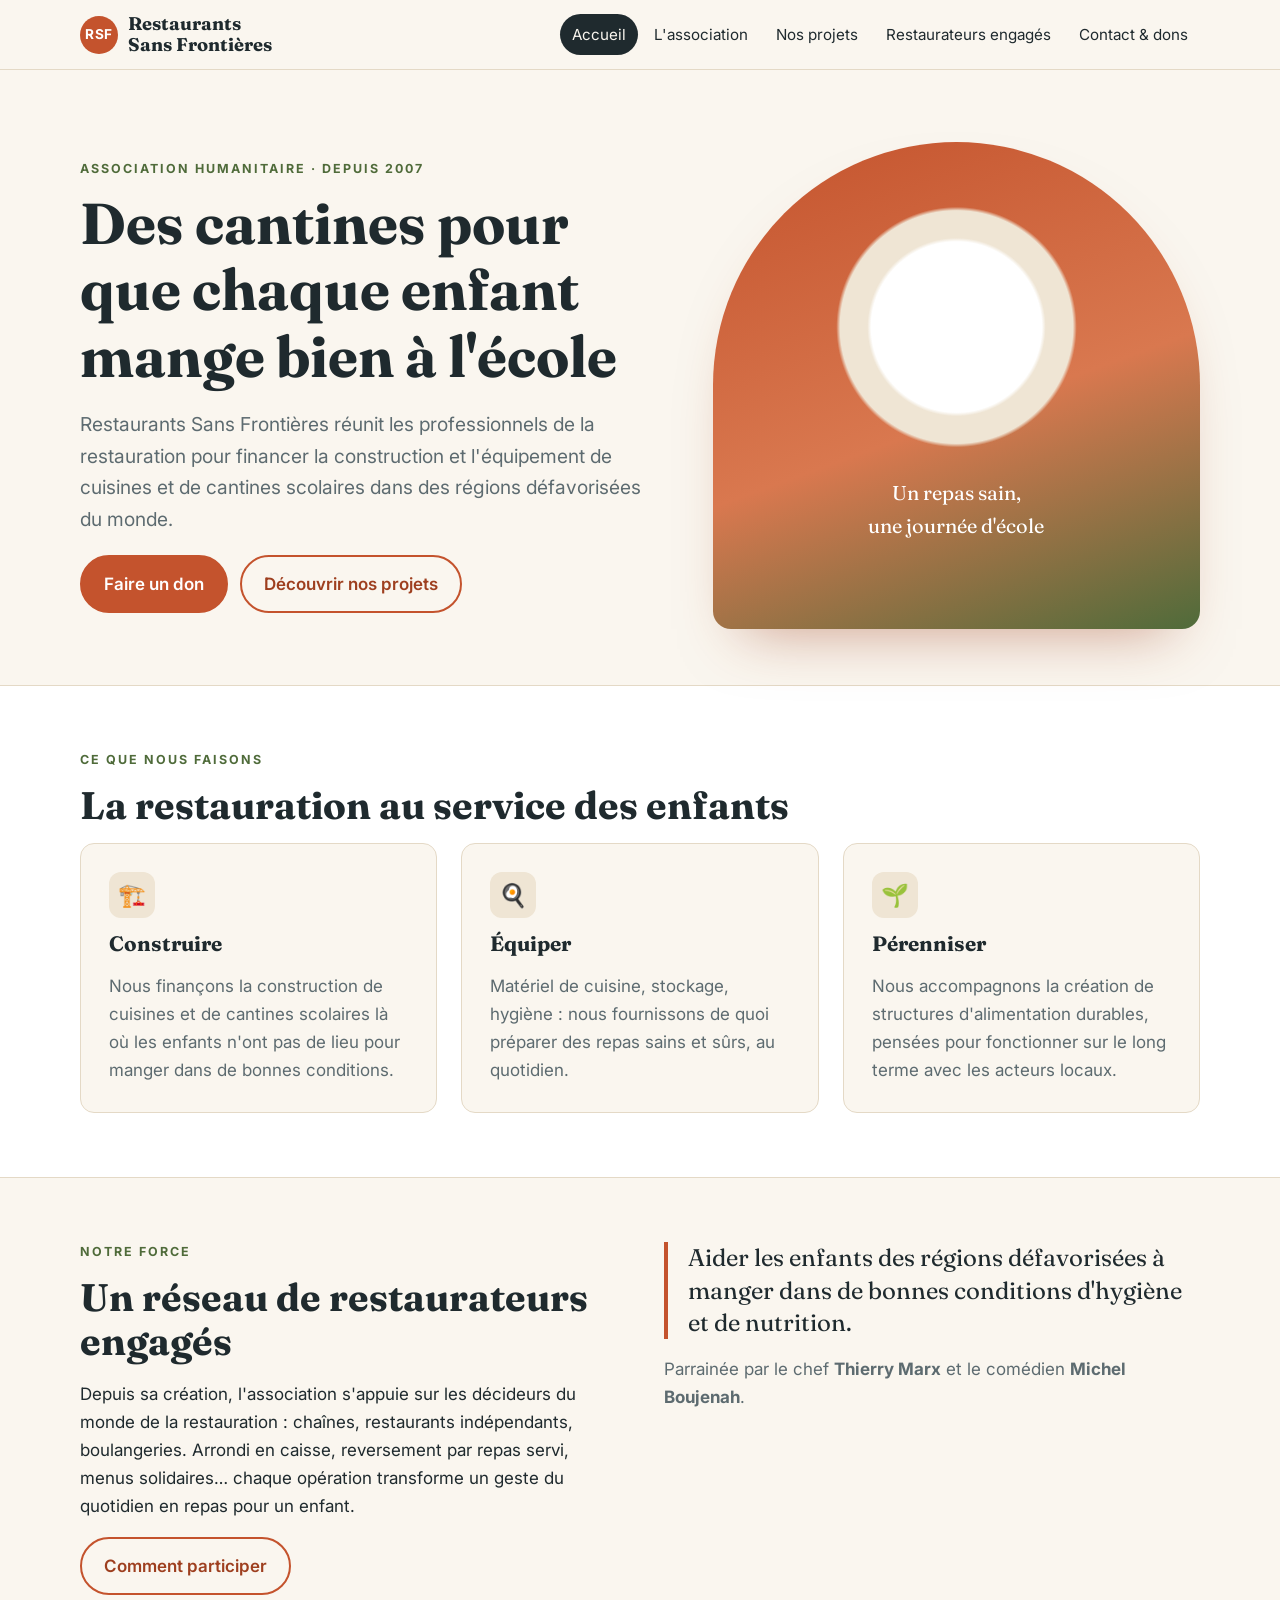
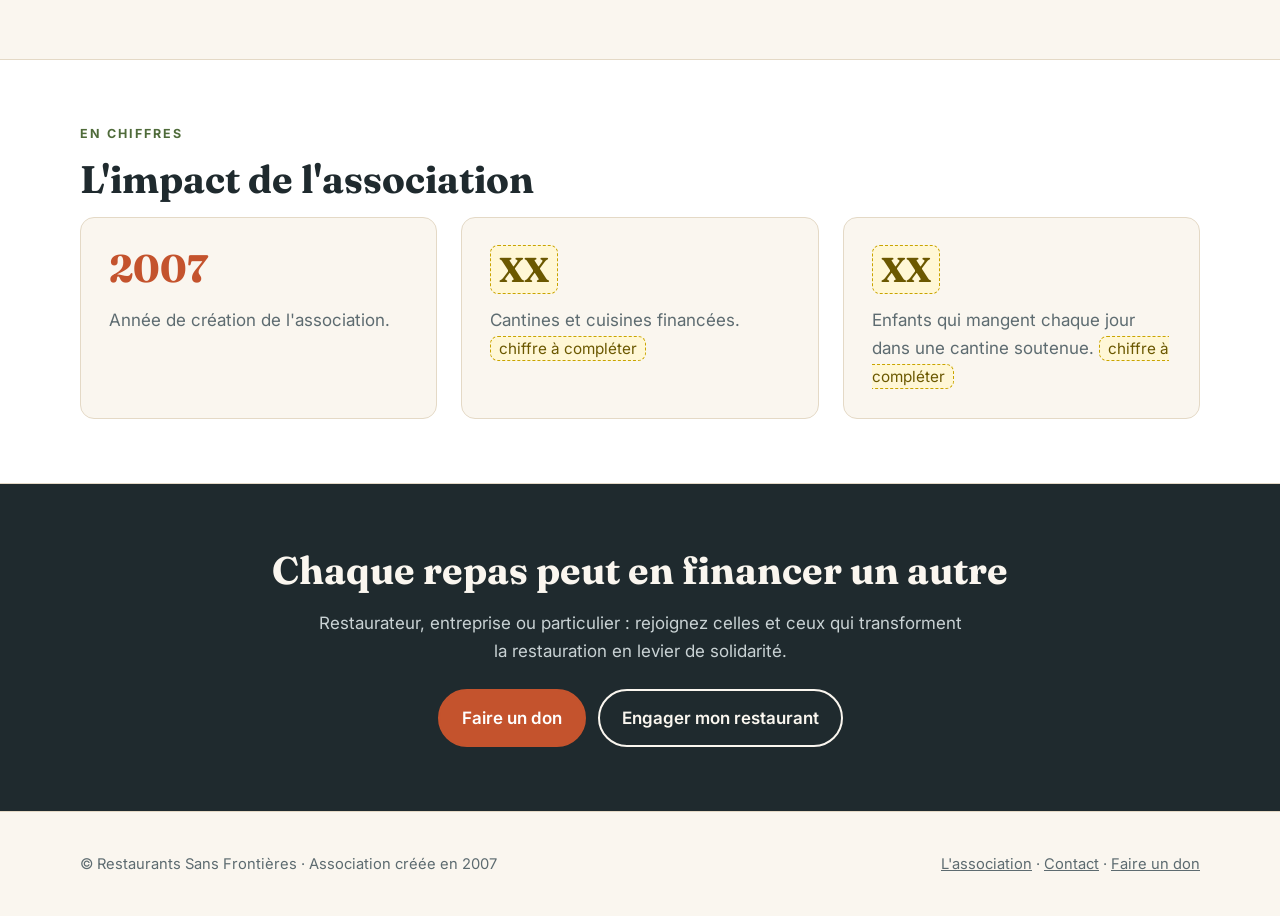
<file: index.html>
<!doctype html>
<html lang="fr">
<head>
  <meta charset="utf-8">
  <meta name="viewport" content="width=device-width, initial-scale=1">
  <title>Accueil · Restaurants Sans Frontières</title>
  <meta name="description" content="Restaurants Sans Frontières mobilise la restauration pour financer des cantines scolaires dans les régions défavorisées.">
  <link rel="preconnect" href="https://fonts.googleapis.com">
  <link rel="preconnect" href="https://fonts.gstatic.com" crossorigin>
  <link href="https://fonts.googleapis.com/css2?family=Fraunces:opsz,wght@9..144,500;9..144,700&family=Inter:wght@400;600;700&display=swap" rel="stylesheet">
  <link rel="stylesheet" href="style.css">
</head>
<body>
  <header class="site-header">
    <div class="wrap">
      <a class="logo" href="index.html"><span class="logo-mark">RSF</span>Restaurants<br>Sans Frontières</a>
      <button class="nav-toggle" aria-expanded="false" aria-controls="nav">Menu</button>
      <nav class="nav" id="nav">
        <a href="index.html" class="active" aria-current="page">Accueil</a>
        <a href="association.html">L'association</a>
        <a href="projets.html">Nos projets</a>
        <a href="restaurateurs.html">Restaurateurs engagés</a>
        <a href="contact.html">Contact & dons</a>
      </nav>
    </div>
  </header>
  <main>
    <section class="hero">
      <div class="wrap">
        <div>
          <p class="eyebrow">Association humanitaire · depuis 2007</p>
          <h1>Des cantines pour que chaque enfant mange bien à l'école</h1>
          <p class="lead">Restaurants Sans Frontières réunit les professionnels de la restauration pour financer la construction et l'équipement de cuisines et de cantines scolaires dans des régions défavorisées du monde.</p>
          <div class="actions">
            <a class="btn" href="contact.html#dons">Faire un don</a>
            <a class="btn ghost" href="projets.html">Découvrir nos projets</a>
          </div>
        </div>
        <div class="hero-art" role="img" aria-label="Illustration d'une assiette"><span>Un repas sain,<br>une journée d'école</span></div>
      </div>
    </section>

    <section class="alt">
      <div class="wrap">
        <p class="eyebrow">Ce que nous faisons</p>
        <h2>La restauration au service des enfants</h2>
        <div class="grid g3">
          <div class="card"><div class="icon">🏗️</div><h3>Construire</h3><p>Nous finançons la construction de cuisines et de cantines scolaires là où les enfants n'ont pas de lieu pour manger dans de bonnes conditions.</p></div>
          <div class="card"><div class="icon">🍳</div><h3>Équiper</h3><p>Matériel de cuisine, stockage, hygiène : nous fournissons de quoi préparer des repas sains et sûrs, au quotidien.</p></div>
          <div class="card"><div class="icon">🌱</div><h3>Pérenniser</h3><p>Nous accompagnons la création de structures d'alimentation durables, pensées pour fonctionner sur le long terme avec les acteurs locaux.</p></div>
        </div>
      </div>
    </section>

    <section>
      <div class="wrap split">
        <div>
          <p class="eyebrow">Notre force</p>
          <h2>Un réseau de restaurateurs engagés</h2>
          <p>Depuis sa création, l'association s'appuie sur les décideurs du monde de la restauration : chaînes, restaurants indépendants, boulangeries. Arrondi en caisse, reversement par repas servi, menus solidaires… chaque opération transforme un geste du quotidien en repas pour un enfant.</p>
          <a class="btn ghost" href="restaurateurs.html">Comment participer</a>
        </div>
        <div>
          <blockquote class="quote">Aider les enfants des régions défavorisées à manger dans de bonnes conditions d'hygiène et de nutrition.</blockquote>
          <p style="color:var(--muted);margin-top:16px">Parrainée par le chef <strong>Thierry Marx</strong> et le comédien <strong>Michel Boujenah</strong>.</p>
        </div>
      </div>
    </section>

    <section class="alt">
      <div class="wrap">
        <p class="eyebrow">En chiffres</p>
        <h2>L'impact de l'association</h2>
        <div class="grid g3">
          <div class="card"><h3 style="font-size:2.4rem;color:var(--terra)">2007</h3><p>Année de création de l'association.</p></div>
          <div class="card"><h3 style="font-size:2.4rem;color:var(--terra)"><span class="todo">XX</span></h3><p>Cantines et cuisines financées. <span class="todo">chiffre à compléter</span></p></div>
          <div class="card"><h3 style="font-size:2.4rem;color:var(--terra)"><span class="todo">XX</span></h3><p>Enfants qui mangent chaque jour dans une cantine soutenue. <span class="todo">chiffre à compléter</span></p></div>
        </div>
      </div>
    </section>

    <section class="cta-band">
      <div class="wrap">
        <h2>Chaque repas peut en financer un autre</h2>
        <p>Restaurateur, entreprise ou particulier : rejoignez celles et ceux qui transforment la restauration en levier de solidarité.</p>
        <div class="actions">
          <a class="btn" href="contact.html#dons">Faire un don</a>
          <a class="btn ghost" href="restaurateurs.html">Engager mon restaurant</a>
        </div>
      </div>
    </section>
  </main>
  <footer class="site-footer">
    <div class="wrap">
      <span>© Restaurants Sans Frontières · Association créée en 2007</span>
      <span><a href="association.html">L'association</a> · <a href="contact.html">Contact</a> · <a href="contact.html#dons">Faire un don</a></span>
    </div>
  </footer>
  <script>
    const t = document.querySelector('.nav-toggle'), n = document.getElementById('nav');
    t.addEventListener('click', () => { const o = n.classList.toggle('open'); t.setAttribute('aria-expanded', o); });
  </script>
</body>
</html>
</file>
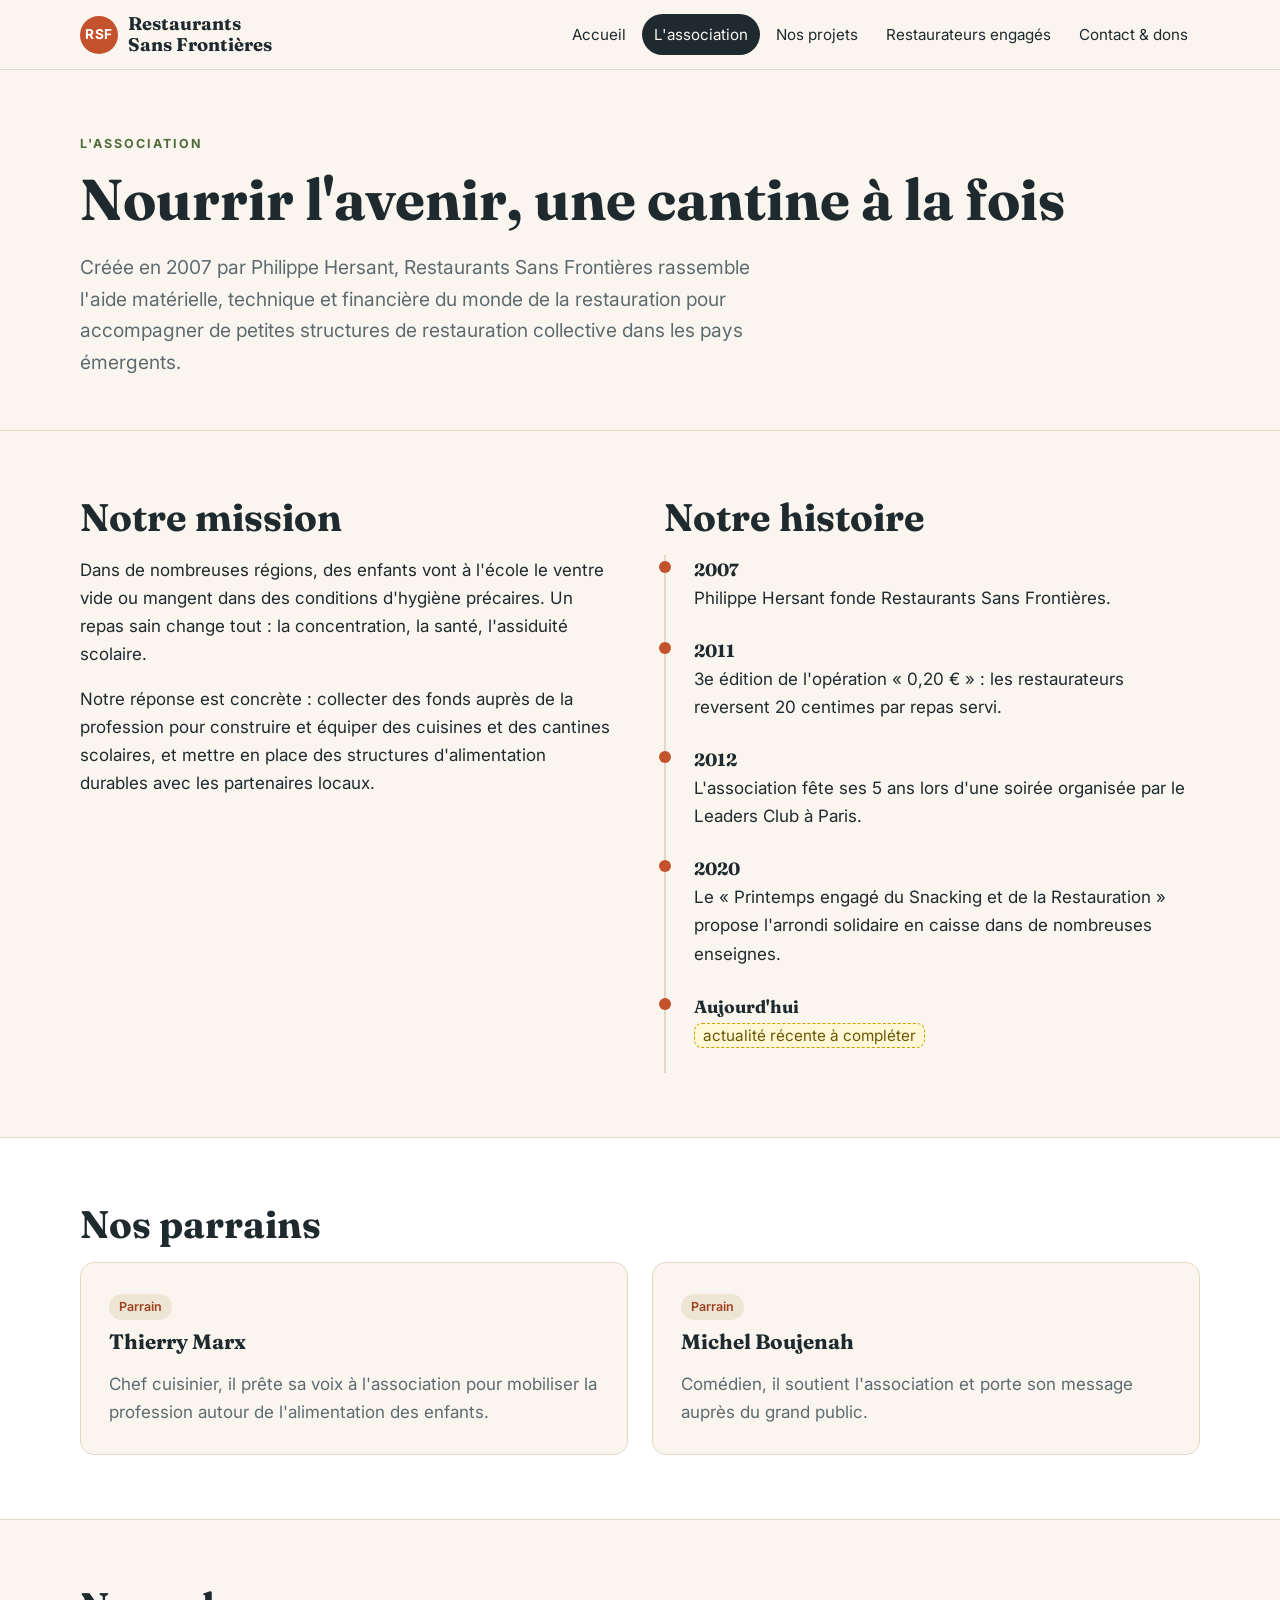
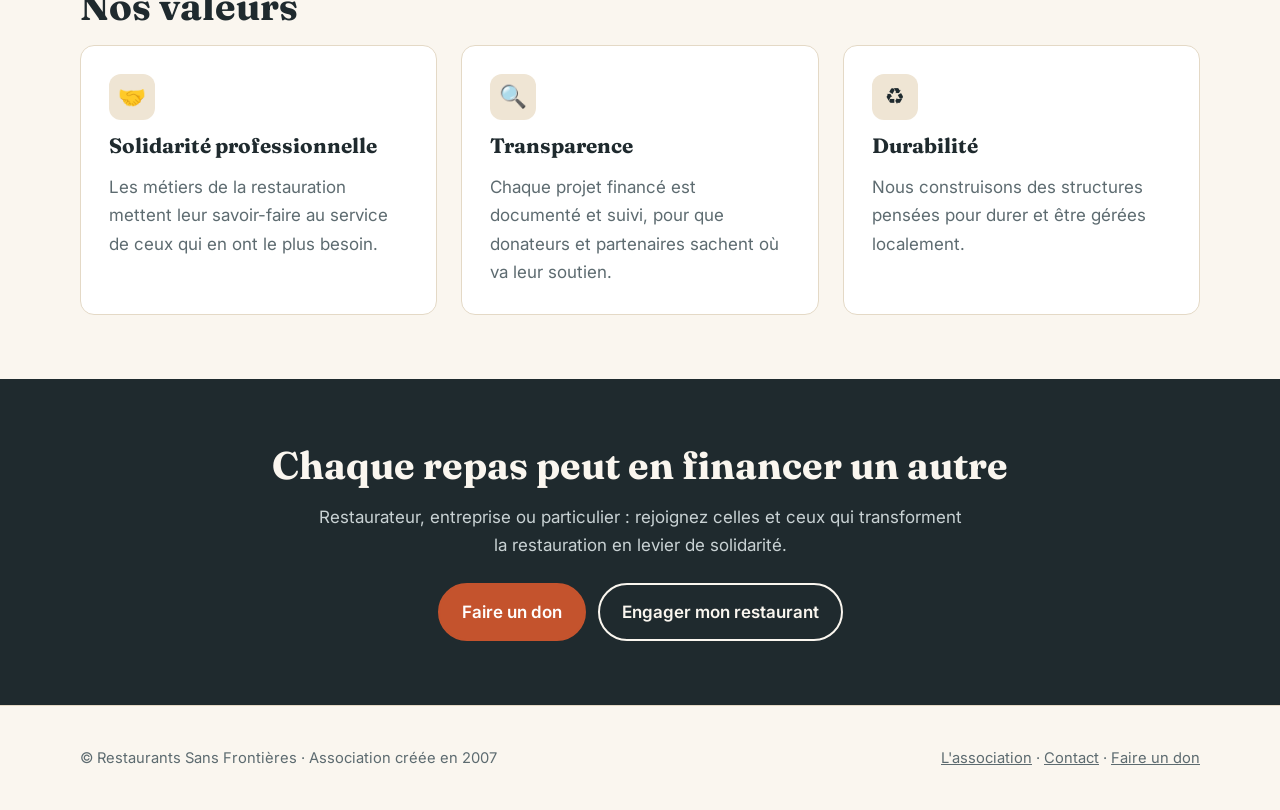
<file: association.html>
<!doctype html>
<html lang="fr">
<head>
  <meta charset="utf-8">
  <meta name="viewport" content="width=device-width, initial-scale=1">
  <title>L'association · Restaurants Sans Frontières</title>
  <meta name="description" content="Histoire, fondateur, parrains et valeurs de Restaurants Sans Frontières.">
  <link rel="preconnect" href="https://fonts.googleapis.com">
  <link rel="preconnect" href="https://fonts.gstatic.com" crossorigin>
  <link href="https://fonts.googleapis.com/css2?family=Fraunces:opsz,wght@9..144,500;9..144,700&family=Inter:wght@400;600;700&display=swap" rel="stylesheet">
  <link rel="stylesheet" href="style.css">
</head>
<body>
  <header class="site-header">
    <div class="wrap">
      <a class="logo" href="index.html"><span class="logo-mark">RSF</span>Restaurants<br>Sans Frontières</a>
      <button class="nav-toggle" aria-expanded="false" aria-controls="nav">Menu</button>
      <nav class="nav" id="nav">
        <a href="index.html">Accueil</a>
        <a href="association.html" class="active" aria-current="page">L'association</a>
        <a href="projets.html">Nos projets</a>
        <a href="restaurateurs.html">Restaurateurs engagés</a>
        <a href="contact.html">Contact & dons</a>
      </nav>
    </div>
  </header>
  <main>
    <section class="page-head">
      <div class="wrap">
        <p class="eyebrow">L'association</p>
        <h1>Nourrir l'avenir, une cantine à la fois</h1>
        <p class="lead">Créée en 2007 par Philippe Hersant, Restaurants Sans Frontières rassemble l'aide matérielle, technique et financière du monde de la restauration pour accompagner de petites structures de restauration collective dans les pays émergents.</p>
      </div>
    </section>

    <section>
      <div class="wrap split">
        <div>
          <h2>Notre mission</h2>
          <p>Dans de nombreuses régions, des enfants vont à l'école le ventre vide ou mangent dans des conditions d'hygiène précaires. Un repas sain change tout : la concentration, la santé, l'assiduité scolaire.</p>
          <p>Notre réponse est concrète : collecter des fonds auprès de la profession pour construire et équiper des cuisines et des cantines scolaires, et mettre en place des structures d'alimentation durables avec les partenaires locaux.</p>
        </div>
        <div>
          <h2>Notre histoire</h2>
          <ul class="timeline">
            <li><strong>2007</strong>Philippe Hersant fonde Restaurants Sans Frontières.</li>
            <li><strong>2011</strong>3e édition de l'opération « 0,20 € » : les restaurateurs reversent 20 centimes par repas servi.</li>
            <li><strong>2012</strong>L'association fête ses 5 ans lors d'une soirée organisée par le Leaders Club à Paris.</li>
            <li><strong>2020</strong>Le « Printemps engagé du Snacking et de la Restauration » propose l'arrondi solidaire en caisse dans de nombreuses enseignes.</li>
            <li><strong>Aujourd'hui</strong><span class="todo">actualité récente à compléter</span></li>
          </ul>
        </div>
      </div>
    </section>

    <section class="alt">
      <div class="wrap">
        <h2>Nos parrains</h2>
        <div class="grid g2">
          <div class="card"><span class="tag">Parrain</span><h3>Thierry Marx</h3><p>Chef cuisinier, il prête sa voix à l'association pour mobiliser la profession autour de l'alimentation des enfants.</p></div>
          <div class="card"><span class="tag">Parrain</span><h3>Michel Boujenah</h3><p>Comédien, il soutient l'association et porte son message auprès du grand public.</p></div>
        </div>
      </div>
    </section>

    <section>
      <div class="wrap">
        <h2>Nos valeurs</h2>
        <div class="grid g3">
          <div class="card"><div class="icon">🤝</div><h3>Solidarité professionnelle</h3><p>Les métiers de la restauration mettent leur savoir-faire au service de ceux qui en ont le plus besoin.</p></div>
          <div class="card"><div class="icon">🔍</div><h3>Transparence</h3><p>Chaque projet financé est documenté et suivi, pour que donateurs et partenaires sachent où va leur soutien.</p></div>
          <div class="card"><div class="icon">♻️</div><h3>Durabilité</h3><p>Nous construisons des structures pensées pour durer et être gérées localement.</p></div>
        </div>
      </div>
    </section>

    <section class="cta-band">
      <div class="wrap">
        <h2>Chaque repas peut en financer un autre</h2>
        <p>Restaurateur, entreprise ou particulier : rejoignez celles et ceux qui transforment la restauration en levier de solidarité.</p>
        <div class="actions">
          <a class="btn" href="contact.html#dons">Faire un don</a>
          <a class="btn ghost" href="restaurateurs.html">Engager mon restaurant</a>
        </div>
      </div>
    </section>
  </main>
  <footer class="site-footer">
    <div class="wrap">
      <span>© Restaurants Sans Frontières · Association créée en 2007</span>
      <span><a href="association.html">L'association</a> · <a href="contact.html">Contact</a> · <a href="contact.html#dons">Faire un don</a></span>
    </div>
  </footer>
  <script>
    const t = document.querySelector('.nav-toggle'), n = document.getElementById('nav');
    t.addEventListener('click', () => { const o = n.classList.toggle('open'); t.setAttribute('aria-expanded', o); });
  </script>
</body>
</html>
</file>
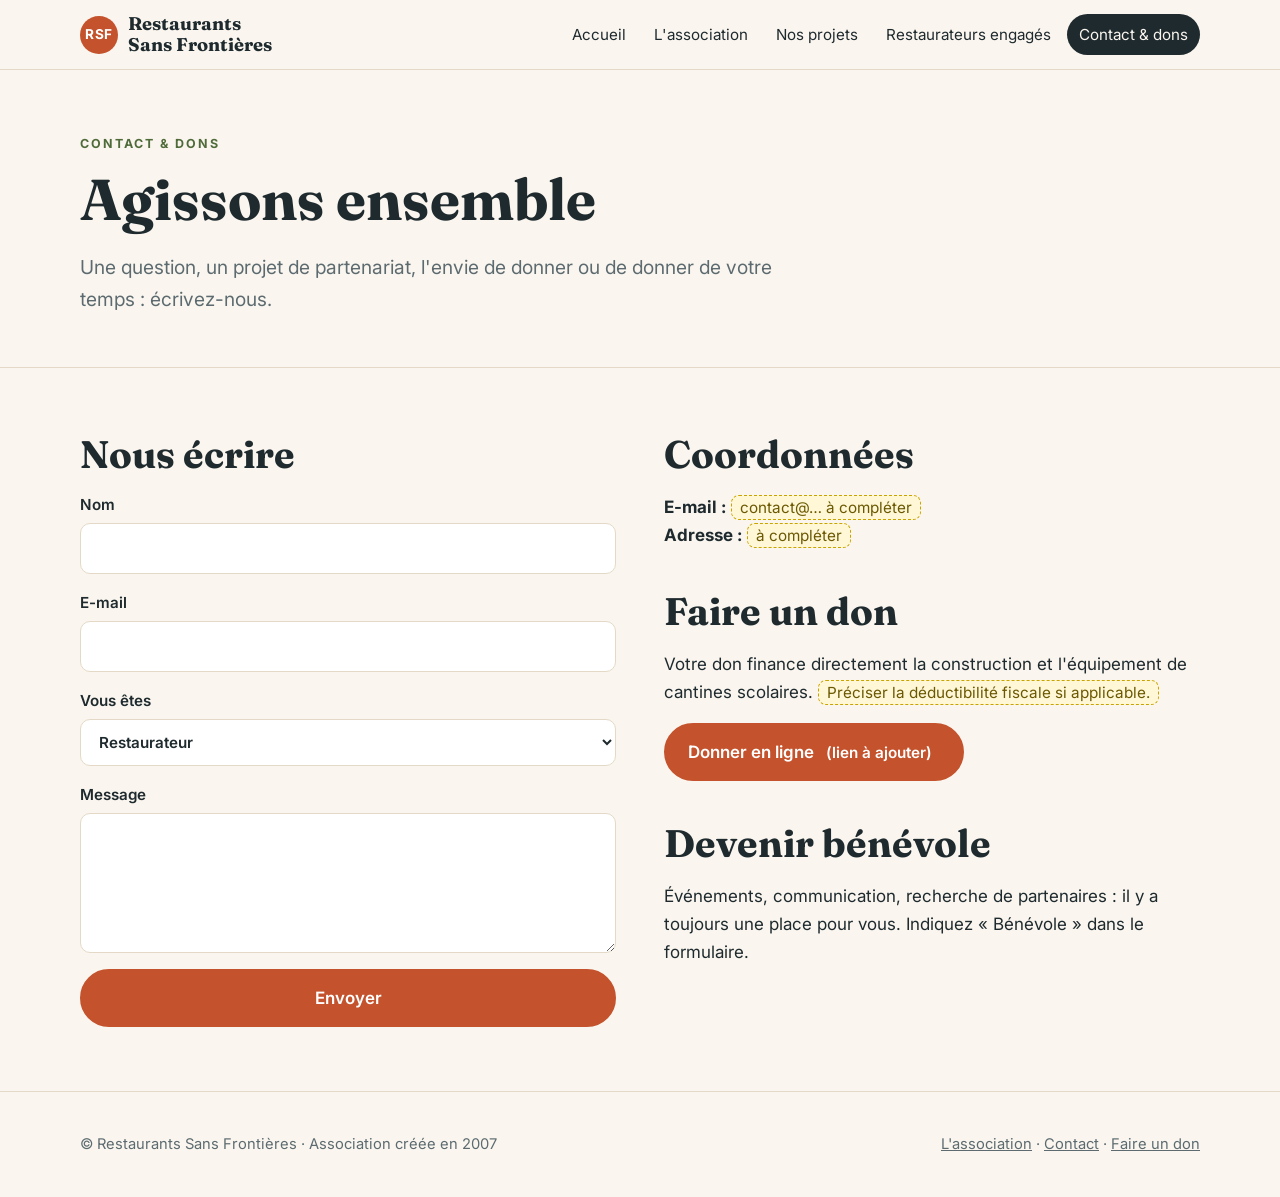
<file: contact.html>
<!doctype html>
<html lang="fr">
<head>
  <meta charset="utf-8">
  <meta name="viewport" content="width=device-width, initial-scale=1">
  <title>Contact & dons · Restaurants Sans Frontières</title>
  <meta name="description" content="Contacter Restaurants Sans Frontières, faire un don ou devenir bénévole.">
  <link rel="preconnect" href="https://fonts.googleapis.com">
  <link rel="preconnect" href="https://fonts.gstatic.com" crossorigin>
  <link href="https://fonts.googleapis.com/css2?family=Fraunces:opsz,wght@9..144,500;9..144,700&family=Inter:wght@400;600;700&display=swap" rel="stylesheet">
  <link rel="stylesheet" href="style.css">
</head>
<body>
  <header class="site-header">
    <div class="wrap">
      <a class="logo" href="index.html"><span class="logo-mark">RSF</span>Restaurants<br>Sans Frontières</a>
      <button class="nav-toggle" aria-expanded="false" aria-controls="nav">Menu</button>
      <nav class="nav" id="nav">
        <a href="index.html">Accueil</a>
        <a href="association.html">L'association</a>
        <a href="projets.html">Nos projets</a>
        <a href="restaurateurs.html">Restaurateurs engagés</a>
        <a href="contact.html" class="active" aria-current="page">Contact & dons</a>
      </nav>
    </div>
  </header>
  <main>
    <section class="page-head">
      <div class="wrap">
        <p class="eyebrow">Contact & dons</p>
        <h1>Agissons ensemble</h1>
        <p class="lead">Une question, un projet de partenariat, l'envie de donner ou de donner de votre temps : écrivez-nous.</p>
      </div>
    </section>

    <section>
      <div class="wrap split">
        <div>
          <h2>Nous écrire</h2>
          <form id="contact-form">
            <label>Nom<input name="nom" required autocomplete="name"></label>
            <label>E-mail<input name="email" type="email" required autocomplete="email"></label>
            <label>Vous êtes
              <select name="profil">
                <option>Restaurateur</option>
                <option>Entreprise</option>
                <option>Particulier</option>
                <option>Bénévole</option>
                <option>Presse</option>
              </select>
            </label>
            <label>Message<textarea name="message" required></textarea></label>
            <button class="btn" type="submit">Envoyer</button>
          </form>
        </div>
        <div>
          <h2>Coordonnées</h2>
          <p><strong>E-mail :</strong> <span class="todo">contact@… à compléter</span><br>
             <strong>Adresse :</strong> <span class="todo">à compléter</span></p>

          <h2 id="dons" style="margin-top:40px">Faire un don</h2>
          <p>Votre don finance directement la construction et l'équipement de cantines scolaires. <span class="todo">Préciser la déductibilité fiscale si applicable.</span></p>
          <div class="actions"><a class="btn" href="#" aria-disabled="true">Donner en ligne <span class="todo" style="background:none;border:0;color:#fff">(lien à ajouter)</span></a></div>

          <h2 style="margin-top:40px">Devenir bénévole</h2>
          <p>Événements, communication, recherche de partenaires : il y a toujours une place pour vous. Indiquez « Bénévole » dans le formulaire.</p>
        </div>
      </div>
    </section>
    <script>
      // Ouvre le client mail avec le message pré-rempli (à remplacer par un service de formulaire si besoin)
      const CONTACT_EMAIL = ''; // à compléter, ex. contact@restaurants-sans-frontieres.org
      document.getElementById('contact-form').addEventListener('submit', e => {
        e.preventDefault();
        const f = new FormData(e.target);
        if (!CONTACT_EMAIL) { alert("L'adresse de contact n'est pas encore configurée."); return; }
        const body = `Nom : ${f.get('nom')}\nE-mail : ${f.get('email')}\nProfil : ${f.get('profil')}\n\n${f.get('message')}`;
        location.href = `mailto:${CONTACT_EMAIL}?subject=${encodeURIComponent('Contact site – ' + f.get('profil'))}&body=${encodeURIComponent(body)}`;
      });
    </script>
  </main>
  <footer class="site-footer">
    <div class="wrap">
      <span>© Restaurants Sans Frontières · Association créée en 2007</span>
      <span><a href="association.html">L'association</a> · <a href="contact.html">Contact</a> · <a href="contact.html#dons">Faire un don</a></span>
    </div>
  </footer>
  <script>
    const t = document.querySelector('.nav-toggle'), n = document.getElementById('nav');
    t.addEventListener('click', () => { const o = n.classList.toggle('open'); t.setAttribute('aria-expanded', o); });
  </script>
</body>
</html>
</file>
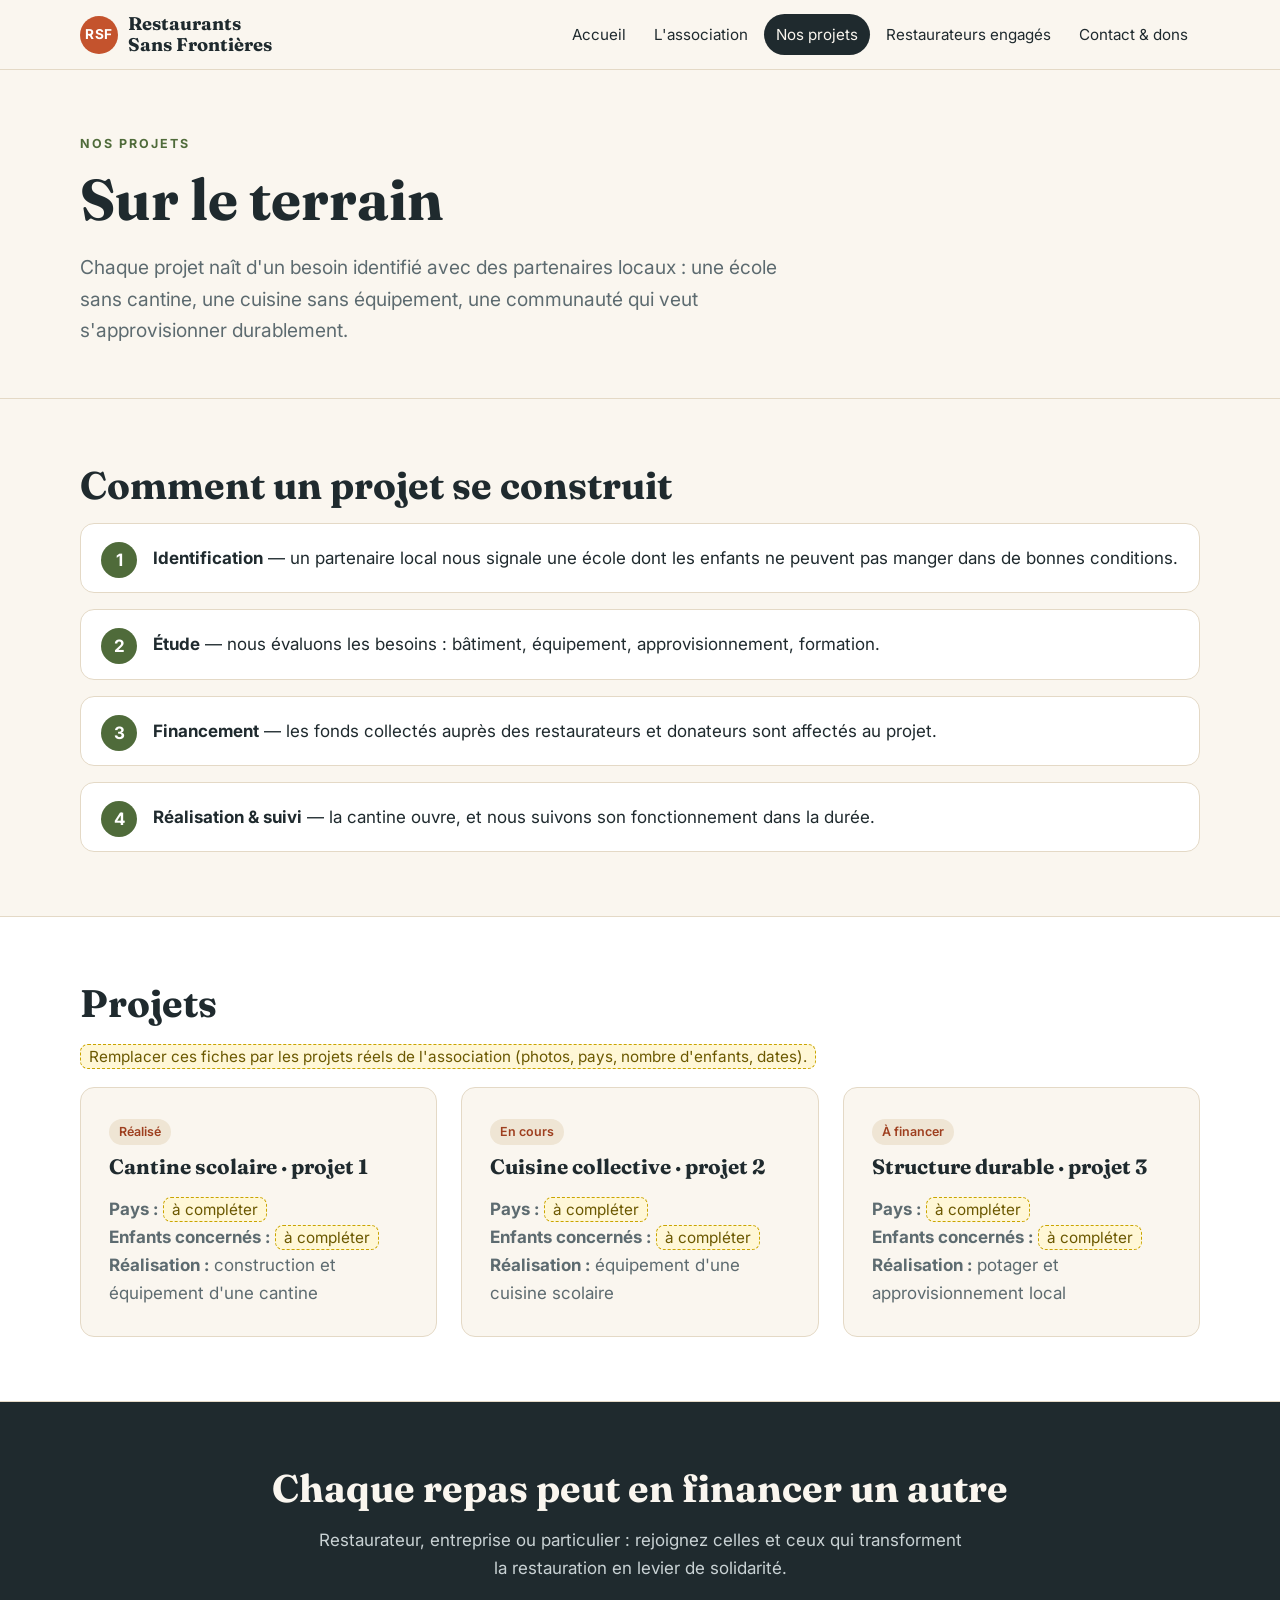
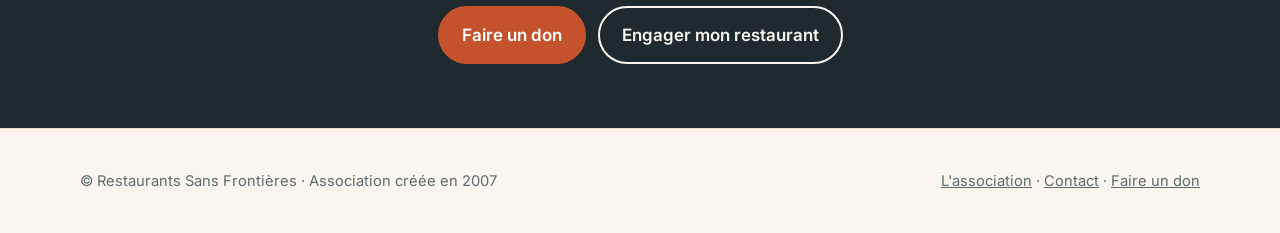
<file: projets.html>
<!doctype html>
<html lang="fr">
<head>
  <meta charset="utf-8">
  <meta name="viewport" content="width=device-width, initial-scale=1">
  <title>Nos projets · Restaurants Sans Frontières</title>
  <meta name="description" content="Les cuisines et cantines scolaires financées par Restaurants Sans Frontières.">
  <link rel="preconnect" href="https://fonts.googleapis.com">
  <link rel="preconnect" href="https://fonts.gstatic.com" crossorigin>
  <link href="https://fonts.googleapis.com/css2?family=Fraunces:opsz,wght@9..144,500;9..144,700&family=Inter:wght@400;600;700&display=swap" rel="stylesheet">
  <link rel="stylesheet" href="style.css">
</head>
<body>
  <header class="site-header">
    <div class="wrap">
      <a class="logo" href="index.html"><span class="logo-mark">RSF</span>Restaurants<br>Sans Frontières</a>
      <button class="nav-toggle" aria-expanded="false" aria-controls="nav">Menu</button>
      <nav class="nav" id="nav">
        <a href="index.html">Accueil</a>
        <a href="association.html">L'association</a>
        <a href="projets.html" class="active" aria-current="page">Nos projets</a>
        <a href="restaurateurs.html">Restaurateurs engagés</a>
        <a href="contact.html">Contact & dons</a>
      </nav>
    </div>
  </header>
  <main>
    <section class="page-head">
      <div class="wrap">
        <p class="eyebrow">Nos projets</p>
        <h1>Sur le terrain</h1>
        <p class="lead">Chaque projet naît d'un besoin identifié avec des partenaires locaux : une école sans cantine, une cuisine sans équipement, une communauté qui veut s'approvisionner durablement.</p>
      </div>
    </section>

    <section>
      <div class="wrap">
        <h2>Comment un projet se construit</h2>
        <ol class="steps">
          <li><strong>Identification</strong> — un partenaire local nous signale une école dont les enfants ne peuvent pas manger dans de bonnes conditions.</li>
          <li><strong>Étude</strong> — nous évaluons les besoins : bâtiment, équipement, approvisionnement, formation.</li>
          <li><strong>Financement</strong> — les fonds collectés auprès des restaurateurs et donateurs sont affectés au projet.</li>
          <li><strong>Réalisation & suivi</strong> — la cantine ouvre, et nous suivons son fonctionnement dans la durée.</li>
        </ol>
      </div>
    </section>

    <section class="alt">
      <div class="wrap">
        <h2>Projets</h2>
        <p style="color:var(--muted)"><span class="todo">Remplacer ces fiches par les projets réels de l'association (photos, pays, nombre d'enfants, dates).</span></p>
        <div class="grid g3">
          <article class="card">
            <span class="tag">Réalisé</span>
            <h3>Cantine scolaire · projet 1</h3>
            <p><strong>Pays :</strong> <span class="todo">à compléter</span><br>
               <strong>Enfants concernés :</strong> <span class="todo">à compléter</span><br>
               <strong>Réalisation :</strong> construction et équipement d'une cantine</p>
          </article>
          <article class="card">
            <span class="tag">En cours</span>
            <h3>Cuisine collective · projet 2</h3>
            <p><strong>Pays :</strong> <span class="todo">à compléter</span><br>
               <strong>Enfants concernés :</strong> <span class="todo">à compléter</span><br>
               <strong>Réalisation :</strong> équipement d'une cuisine scolaire</p>
          </article>
          <article class="card">
            <span class="tag">À financer</span>
            <h3>Structure durable · projet 3</h3>
            <p><strong>Pays :</strong> <span class="todo">à compléter</span><br>
               <strong>Enfants concernés :</strong> <span class="todo">à compléter</span><br>
               <strong>Réalisation :</strong> potager et approvisionnement local</p>
          </article>
        </div>
      </div>
    </section>

    <section class="cta-band">
      <div class="wrap">
        <h2>Chaque repas peut en financer un autre</h2>
        <p>Restaurateur, entreprise ou particulier : rejoignez celles et ceux qui transforment la restauration en levier de solidarité.</p>
        <div class="actions">
          <a class="btn" href="contact.html#dons">Faire un don</a>
          <a class="btn ghost" href="restaurateurs.html">Engager mon restaurant</a>
        </div>
      </div>
    </section>
  </main>
  <footer class="site-footer">
    <div class="wrap">
      <span>© Restaurants Sans Frontières · Association créée en 2007</span>
      <span><a href="association.html">L'association</a> · <a href="contact.html">Contact</a> · <a href="contact.html#dons">Faire un don</a></span>
    </div>
  </footer>
  <script>
    const t = document.querySelector('.nav-toggle'), n = document.getElementById('nav');
    t.addEventListener('click', () => { const o = n.classList.toggle('open'); t.setAttribute('aria-expanded', o); });
  </script>
</body>
</html>
</file>
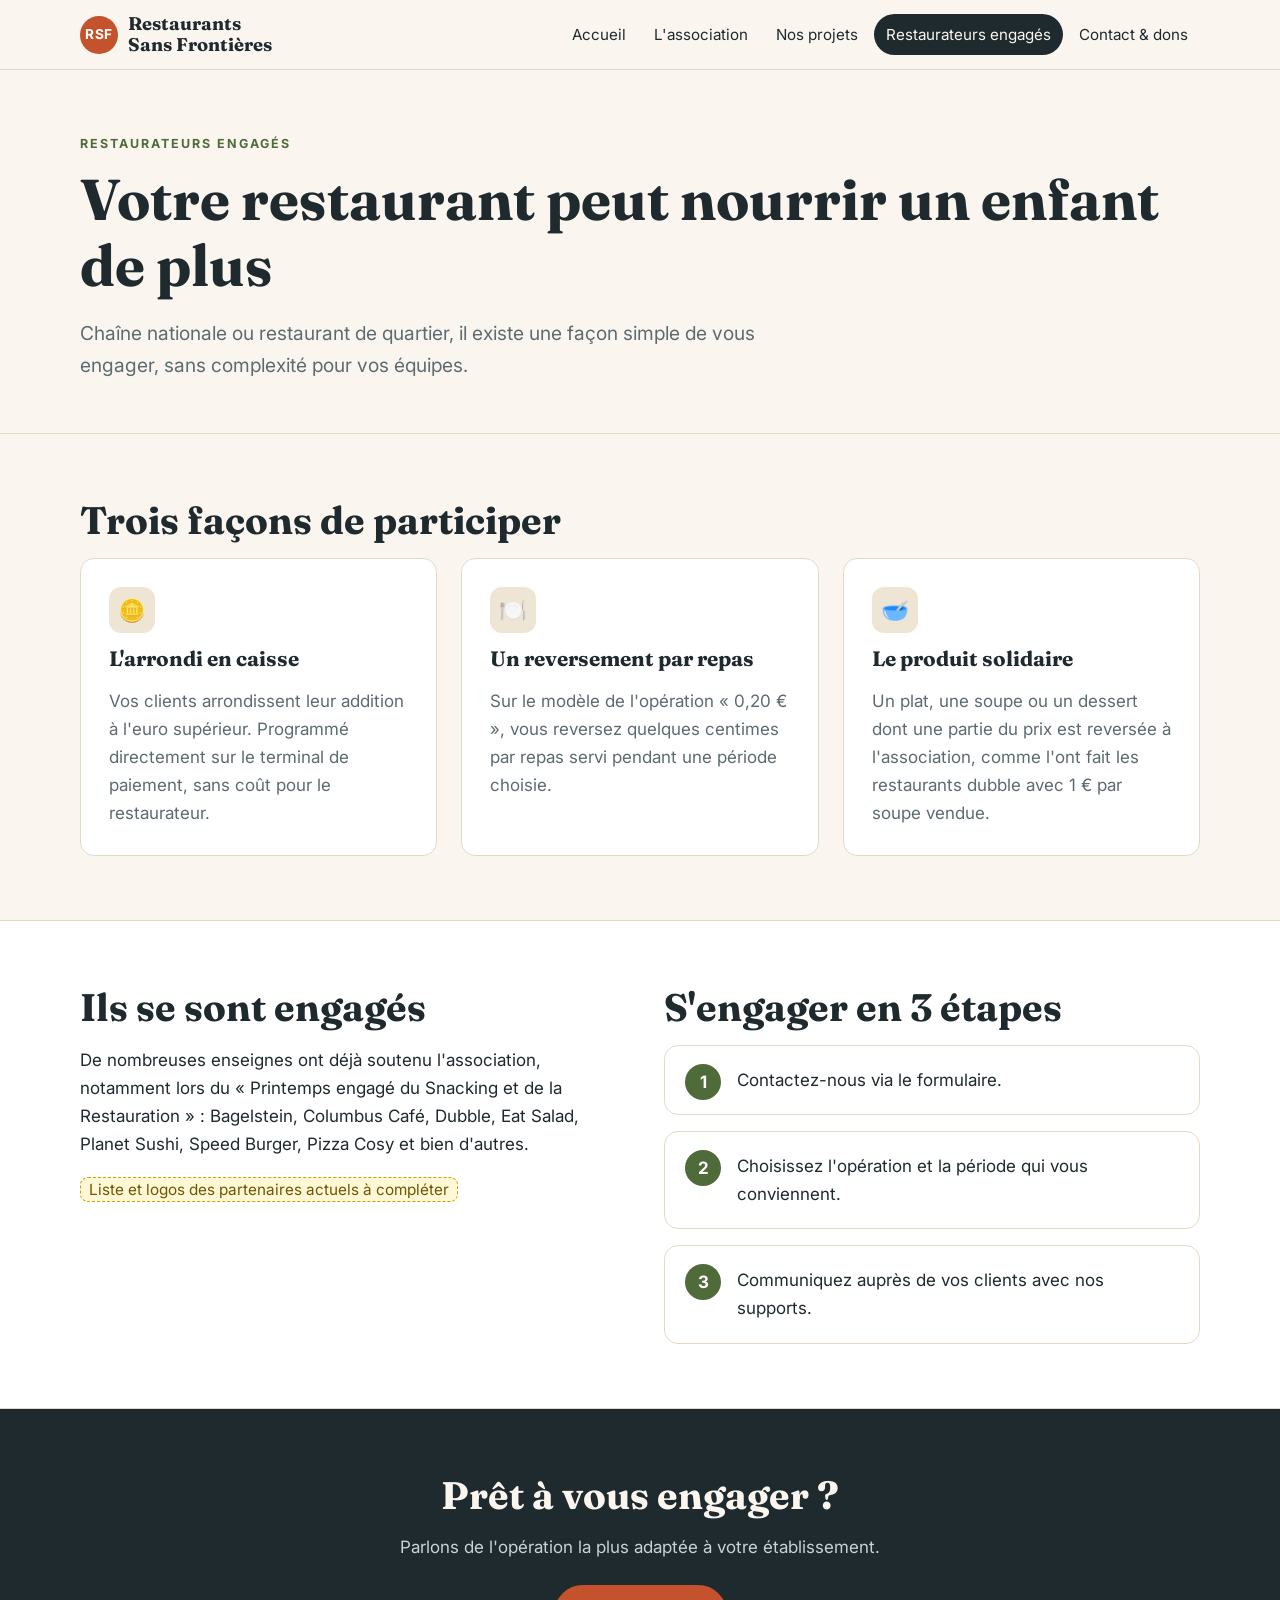
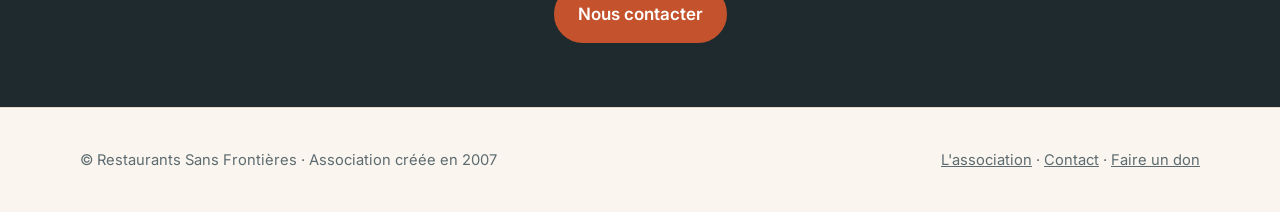
<file: restaurateurs.html>
<!doctype html>
<html lang="fr">
<head>
  <meta charset="utf-8">
  <meta name="viewport" content="width=device-width, initial-scale=1">
  <title>Restaurateurs engagés · Restaurants Sans Frontières</title>
  <meta name="description" content="Comment un restaurant peut soutenir Restaurants Sans Frontières : arrondi en caisse, reversement par repas, menus solidaires.">
  <link rel="preconnect" href="https://fonts.googleapis.com">
  <link rel="preconnect" href="https://fonts.gstatic.com" crossorigin>
  <link href="https://fonts.googleapis.com/css2?family=Fraunces:opsz,wght@9..144,500;9..144,700&family=Inter:wght@400;600;700&display=swap" rel="stylesheet">
  <link rel="stylesheet" href="style.css">
</head>
<body>
  <header class="site-header">
    <div class="wrap">
      <a class="logo" href="index.html"><span class="logo-mark">RSF</span>Restaurants<br>Sans Frontières</a>
      <button class="nav-toggle" aria-expanded="false" aria-controls="nav">Menu</button>
      <nav class="nav" id="nav">
        <a href="index.html">Accueil</a>
        <a href="association.html">L'association</a>
        <a href="projets.html">Nos projets</a>
        <a href="restaurateurs.html" class="active" aria-current="page">Restaurateurs engagés</a>
        <a href="contact.html">Contact & dons</a>
      </nav>
    </div>
  </header>
  <main>
    <section class="page-head">
      <div class="wrap">
        <p class="eyebrow">Restaurateurs engagés</p>
        <h1>Votre restaurant peut nourrir un enfant de plus</h1>
        <p class="lead">Chaîne nationale ou restaurant de quartier, il existe une façon simple de vous engager, sans complexité pour vos équipes.</p>
      </div>
    </section>

    <section>
      <div class="wrap">
        <h2>Trois façons de participer</h2>
        <div class="grid g3">
          <div class="card"><div class="icon">🪙</div><h3>L'arrondi en caisse</h3><p>Vos clients arrondissent leur addition à l'euro supérieur. Programmé directement sur le terminal de paiement, sans coût pour le restaurateur.</p></div>
          <div class="card"><div class="icon">🍽️</div><h3>Un reversement par repas</h3><p>Sur le modèle de l'opération « 0,20 € », vous reversez quelques centimes par repas servi pendant une période choisie.</p></div>
          <div class="card"><div class="icon">🥣</div><h3>Le produit solidaire</h3><p>Un plat, une soupe ou un dessert dont une partie du prix est reversée à l'association, comme l'ont fait les restaurants dubble avec 1 € par soupe vendue.</p></div>
        </div>
      </div>
    </section>

    <section class="alt">
      <div class="wrap split">
        <div>
          <h2>Ils se sont engagés</h2>
          <p>De nombreuses enseignes ont déjà soutenu l'association, notamment lors du « Printemps engagé du Snacking et de la Restauration » : Bagelstein, Columbus Café, Dubble, Eat Salad, Planet Sushi, Speed Burger, Pizza Cosy et bien d'autres.</p>
          <p><span class="todo">Liste et logos des partenaires actuels à compléter</span></p>
        </div>
        <div>
          <h2>S'engager en 3 étapes</h2>
          <ol class="steps">
            <li>Contactez-nous via le formulaire.</li>
            <li>Choisissez l'opération et la période qui vous conviennent.</li>
            <li>Communiquez auprès de vos clients avec nos supports.</li>
          </ol>
        </div>
      </div>
    </section>

    <section class="cta-band">
      <div class="wrap">
        <h2>Prêt à vous engager ?</h2>
        <p>Parlons de l'opération la plus adaptée à votre établissement.</p>
        <div class="actions"><a class="btn" href="contact.html">Nous contacter</a></div>
      </div>
    </section>
  </main>
  <footer class="site-footer">
    <div class="wrap">
      <span>© Restaurants Sans Frontières · Association créée en 2007</span>
      <span><a href="association.html">L'association</a> · <a href="contact.html">Contact</a> · <a href="contact.html#dons">Faire un don</a></span>
    </div>
  </footer>
  <script>
    const t = document.querySelector('.nav-toggle'), n = document.getElementById('nav');
    t.addEventListener('click', () => { const o = n.classList.toggle('open'); t.setAttribute('aria-expanded', o); });
  </script>
</body>
</html>
</file>
<file: style.css>
:root {
  --cream: #faf6ef;
  --paper: #ffffff;
  --ink: #1f2a2e;
  --muted: #5d6b70;
  --terra: #c4532d;
  --terra-dark: #9e3f1f;
  --olive: #4f6b3a;
  --sand: #efe5d4;
  --line: #e4d9c6;
  --radius: 14px;
  --serif: "Fraunces", Georgia, serif;
  --sans: "Inter", system-ui, -apple-system, Segoe UI, sans-serif;
}

* { box-sizing: border-box; }
html { scroll-behavior: smooth; }
body {
  margin: 0;
  font-family: var(--sans);
  color: var(--ink);
  background: var(--cream);
  line-height: 1.65;
  font-size: 17px;
}
img { max-width: 100%; display: block; }
a { color: var(--terra-dark); }

.wrap { width: min(1120px, 100% - 32px); margin-inline: auto; }

/* Header */
.site-header {
  position: sticky; top: 0; z-index: 10;
  background: rgba(250, 246, 239, 0.92);
  backdrop-filter: blur(8px);
  border-bottom: 1px solid var(--line);
}
.site-header .wrap {
  display: flex; align-items: center; justify-content: space-between;
  gap: 16px; padding: 14px 0;
}
.logo {
  display: flex; align-items: center; gap: 10px;
  text-decoration: none; color: var(--ink);
  font-family: var(--serif); font-weight: 700; font-size: 1.15rem; line-height: 1.1;
}
.logo-mark {
  width: 38px; height: 38px; border-radius: 50%;
  background: var(--terra); color: #fff;
  display: grid; place-items: center;
  font-size: 0.85rem; font-family: var(--sans); font-weight: 700; letter-spacing: .5px;
}
.nav { display: flex; gap: 4px; flex-wrap: wrap; }
.nav a {
  text-decoration: none; color: var(--ink);
  padding: 8px 12px; border-radius: 999px; font-size: 0.95rem;
}
.nav a:hover { background: var(--sand); }
.nav a.active { background: var(--ink); color: var(--cream); }
.nav-toggle { display: none; }

@media (max-width: 820px) {
  .nav-toggle {
    display: inline-flex; background: none; border: 1px solid var(--line);
    border-radius: 10px; padding: 8px 12px; font: inherit; cursor: pointer; color: var(--ink);
  }
  .nav {
    display: none; position: absolute; left: 0; right: 0; top: 100%;
    background: var(--cream); border-bottom: 1px solid var(--line);
    flex-direction: column; padding: 8px 16px 16px;
  }
  .nav.open { display: flex; }
}

/* Buttons */
.btn {
  display: inline-block; text-decoration: none; font-weight: 600;
  padding: 13px 22px; border-radius: 999px; border: 2px solid var(--terra);
  background: var(--terra); color: #fff; transition: .15s;
}
.btn:hover { background: var(--terra-dark); border-color: var(--terra-dark); }
.btn.ghost { background: transparent; color: var(--terra-dark); }
.btn.ghost:hover { background: var(--terra); color: #fff; }
.actions { display: flex; gap: 12px; flex-wrap: wrap; }

/* Hero */
.hero { padding: 72px 0 56px; }
.hero .wrap { display: grid; grid-template-columns: 1.2fr 1fr; gap: 48px; align-items: center; }
.eyebrow {
  text-transform: uppercase; letter-spacing: 2px; font-size: .78rem;
  color: var(--olive); font-weight: 700; margin: 0 0 12px;
}
h1, h2, h3 { font-family: var(--serif); line-height: 1.15; margin: 0 0 16px; }
h1 { font-size: clamp(2.2rem, 5vw, 3.6rem); font-weight: 700; }
h2 { font-size: clamp(1.7rem, 3.5vw, 2.4rem); }
h3 { font-size: 1.3rem; }
.lead { font-size: 1.2rem; color: var(--muted); max-width: 60ch; }
.hero-art {
  aspect-ratio: 1; border-radius: 50% 50% 18px 18px;
  background:
    radial-gradient(circle at 50% 38%, #fff 0 22%, transparent 23%),
    radial-gradient(circle at 50% 38%, var(--sand) 0 30%, transparent 31%),
    linear-gradient(160deg, var(--terra) 0%, #d9784f 55%, var(--olive) 100%);
  position: relative; box-shadow: 0 30px 60px -30px rgba(158,63,31,.5);
}
.hero-art span {
  position: absolute; bottom: 18%; left: 50%; transform: translateX(-50%);
  color: #fff; font-family: var(--serif); font-size: 1.25rem; text-align: center; width: 80%;
}
@media (max-width: 820px) {
  .hero .wrap { grid-template-columns: 1fr; }
  .hero-art { max-width: 340px; }
}

/* Page header */
.page-head { padding: 64px 0 32px; border-bottom: 1px solid var(--line); }

/* Sections */
section { padding: 64px 0; }
.alt { background: var(--paper); border-block: 1px solid var(--line); }
.grid { display: grid; gap: 24px; }
.g3 { grid-template-columns: repeat(3, 1fr); }
.g2 { grid-template-columns: repeat(2, 1fr); }
@media (max-width: 820px) { .g3, .g2 { grid-template-columns: 1fr; } }

.card {
  background: var(--paper); border: 1px solid var(--line);
  border-radius: var(--radius); padding: 28px;
}
.alt .card { background: var(--cream); }
.card .icon {
  width: 46px; height: 46px; border-radius: 12px; background: var(--sand);
  display: grid; place-items: center; font-size: 1.4rem; margin-bottom: 14px;
}
.card p { color: var(--muted); margin: 0; }

.split { display: grid; grid-template-columns: 1fr 1fr; gap: 48px; align-items: start; }
@media (max-width: 820px) { .split { grid-template-columns: 1fr; } }

.quote {
  font-family: var(--serif); font-size: 1.5rem; line-height: 1.35;
  border-left: 4px solid var(--terra); padding-left: 20px; margin: 0;
}

.timeline { list-style: none; padding: 0; margin: 0; }
.timeline li { padding: 0 0 24px 28px; border-left: 2px solid var(--line); position: relative; }
.timeline li::before {
  content: ""; position: absolute; left: -7px; top: 6px;
  width: 12px; height: 12px; border-radius: 50%; background: var(--terra);
}
.timeline strong { display: block; font-family: var(--serif); font-size: 1.1rem; }

.steps { counter-reset: s; list-style: none; padding: 0; margin: 0; display: grid; gap: 16px; }
.steps li {
  counter-increment: s; background: var(--paper); border: 1px solid var(--line);
  border-radius: var(--radius); padding: 20px 20px 20px 72px; position: relative;
}
.steps li::before {
  content: counter(s); position: absolute; left: 20px; top: 18px;
  width: 36px; height: 36px; border-radius: 50%; background: var(--olive); color: #fff;
  display: grid; place-items: center; font-weight: 700;
}

.tag {
  display: inline-block; font-size: .78rem; font-weight: 600; padding: 3px 10px;
  border-radius: 999px; background: var(--sand); color: var(--terra-dark); margin-bottom: 10px;
}

.todo {
  background: #fff7d6; border: 1px dashed #c9a400; color: #6b5800;
  border-radius: 8px; padding: 2px 8px; font-size: .9em;
}

.cta-band { background: var(--ink); color: var(--cream); text-align: center; }
.cta-band p { color: #c9d2d4; max-width: 60ch; margin: 0 auto 24px; }
.cta-band .actions { justify-content: center; }
.cta-band .btn.ghost { color: var(--cream); border-color: var(--cream); }

/* Form */
form { display: grid; gap: 16px; }
label { font-weight: 600; font-size: .95rem; display: grid; gap: 6px; }
input, select, textarea {
  font: inherit; padding: 12px 14px; border-radius: 10px;
  border: 1px solid var(--line); background: var(--paper); color: var(--ink);
}
textarea { min-height: 140px; resize: vertical; }
input:focus, select:focus, textarea:focus { outline: 2px solid var(--terra); border-color: transparent; }
button.btn { cursor: pointer; font: inherit; font-weight: 600; }

/* Footer */
.site-footer { padding: 40px 0; font-size: .92rem; color: var(--muted); border-top: 1px solid var(--line); }
.site-footer .wrap { display: flex; justify-content: space-between; gap: 16px; flex-wrap: wrap; }
.site-footer a { color: var(--muted); }
</file>
